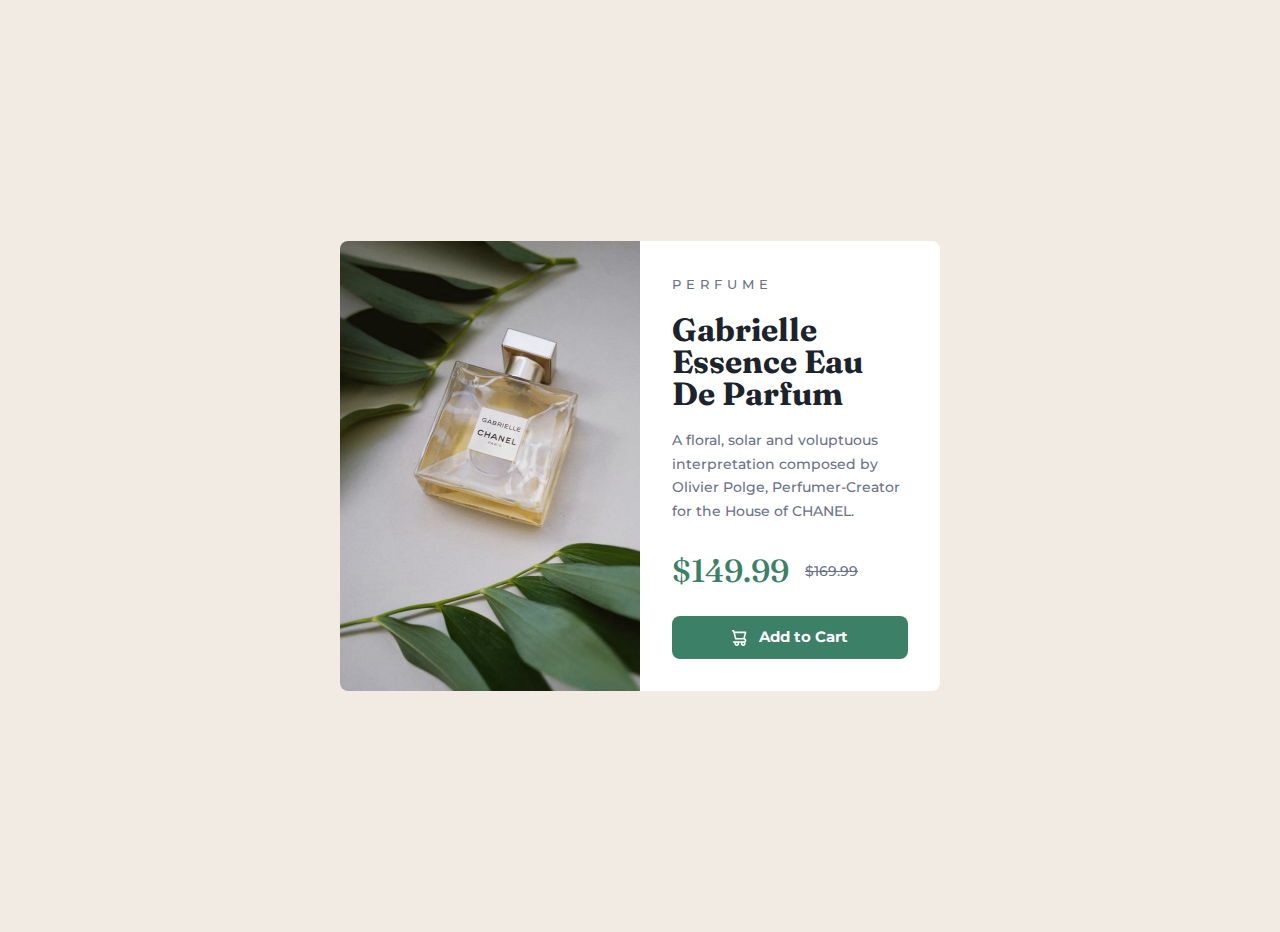
<file: index.html>
<!DOCTYPE html>
<html lang="en">

<head>
    <meta charset="UTF-8">
    <meta name="viewport" content="width=device-width, initial-scale=1.0">
    <title>Document</title>
    <!-- google fonts -->
    <link rel="preconnect" href="https://fonts.googleapis.com">
    <link rel="preconnect" href="https://fonts.gstatic.com" crossorigin>
    <link
        href="https://fonts.googleapis.com/css2?family=Fraunces:opsz,wght@9..144,700&family=Montserrat:wght@500;700&display=swap"
        rel="stylesheet">
    <!-- my css style -->
    <link rel="stylesheet" href="style.css">

</head>

<body>
    <main>
        <article class="product">
            <picture class="product__img">
                <source srcset="images/image-product-desktop.jpg" media="(min-width:600px)">
                <img src="images/image-product-mobile.jpg" alt="">
            </picture>
            <div class="product__content">

                <p class="product__category"> Perfume</p>

                <h1 class="product__title"> Gabrielle Essence Eau De Parfum</h1>

                <p>
                    A floral, solar and voluptuous interpretation composed by Olivier Polge,
                    Perfumer-Creator for the House of CHANEL.
                </p>
                <div class="flex-group">

                    <p class="product__price">
                        <span class="visually-hidden">Current price:</span>
                        $149.99
                    </p>
                    <p class="product__original-price">
                        <span class="visually-hidden">Original price:</span>
                        <s>$169.99</s>
                    </p>
                </div>

                <button class="button" data-icon="shopping-cart">
                    Add to Cart
                </button>
            </div>
        </article>
    </main>
</body>

</html>
</file>
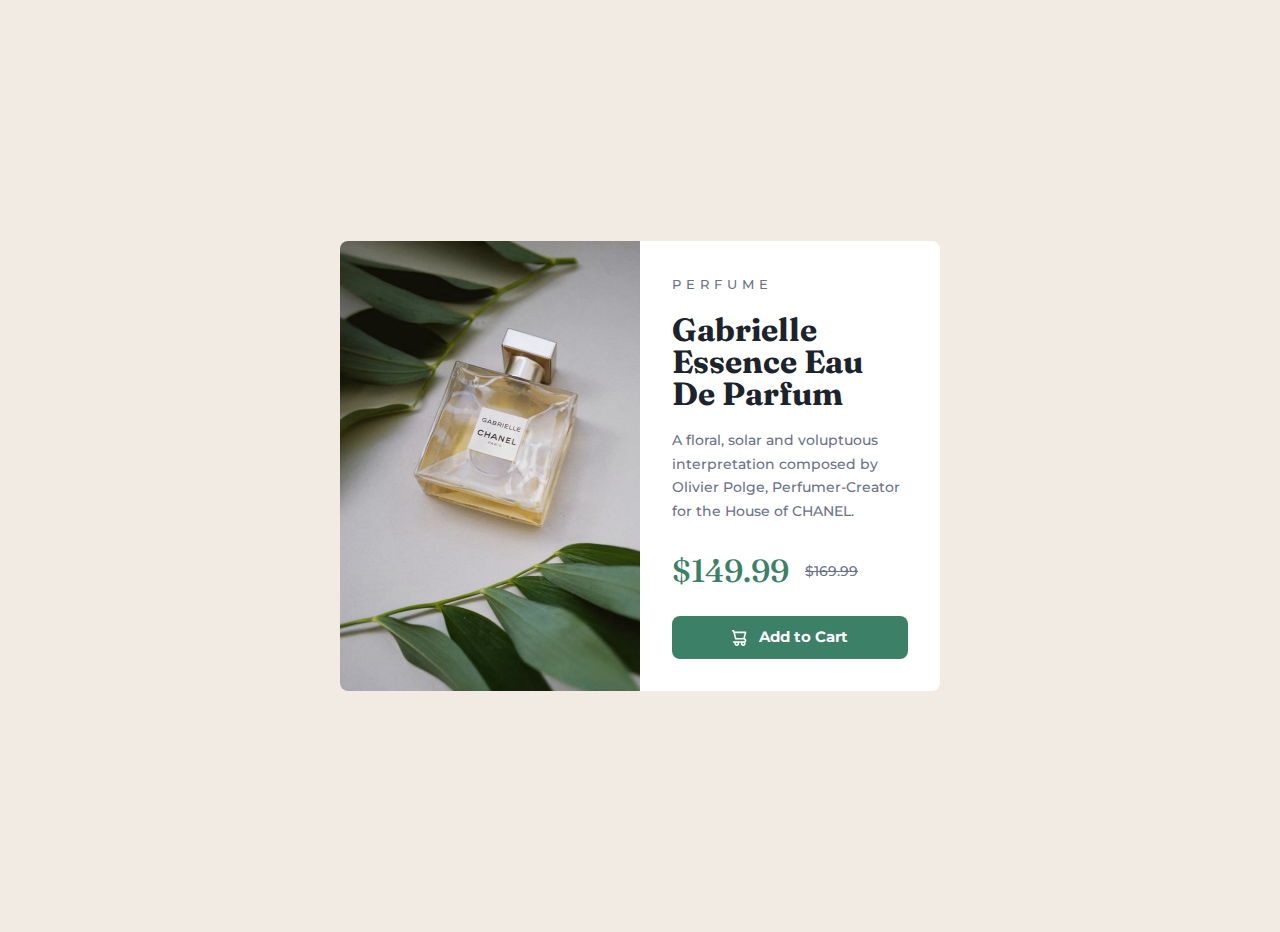
<file: code.html>
<!DOCTYPE html>
<html lang="en">

<head>
    <meta charset="UTF-8">
    <meta name="viewport" content="width=device-width, initial-scale=1.0">
    <title>Document</title>
    <!-- google fonts -->
    <link rel="preconnect" href="https://fonts.googleapis.com">
    <link rel="preconnect" href="https://fonts.gstatic.com" crossorigin>
    <link
        href="https://fonts.googleapis.com/css2?family=Fraunces:opsz,wght@9..144,700&family=Montserrat:wght@500;700&display=swap"
        rel="stylesheet">
    <!-- my css style -->
    <link rel="stylesheet" href="code.css">

</head>

<body>
    <main>
        <article class="product">
            <picture class="product__img">
                <source srcset="images/image-product-desktop.jpg" media="(min-width:600px)">
                <img src="images/image-product-mobile.jpg" alt="">
            </picture>
            <div class="product__content">

                <p class="product__category"> Perfume</p>

                <h1 class="product__title"> Gabrielle Essence Eau De Parfum</h1>

                <p>
                    A floral, solar and voluptuous interpretation composed by Olivier Polge,
                    Perfumer-Creator for the House of CHANEL.
                </p>
                <div class="flex-group">

                    <p class="product__price">
                        <span class="visually-hidden">Current price:</span>
                        $149.99
                    </p>
                    <p class="product__original-price">
                        <span class="visually-hidden">Original price:</span>
                        <s>$169.99</s>
                    </p>
                </div>

                <button class="button" data-icon="shopping-cart">
                    Add to Cart
                </button>
            </div>
        </article>
    </main>
</body>

</html>
</file>
<file: style.css>
:root {
  --clr-primary-400: hsl(158, 36%, 37%);
  --clr-primary-500: hsl(158, 36%, 20%);
  --clr-secondary-200: hsl(30, 38%, 92%);

  --clr-neutral-900: hsl(212, 21%, 14%);
  --clr-neutral-400: hsl(228, 12%, 48%);
  --clr-neutral-100: hsl(0, 0%, 100%);

  --ff-accent: "fraunces", serif;
  --ff-base: "montserrat", sans-serif;

  --fw-regular: 500;
  --fw-bold: 700;
}

/*
  1. Use a more-intuitive box-sizing model.
*/
*,
*::before,
*::after {
  box-sizing: border-box;
}
/*
    2. Remove default margin
  */
* {
  margin: 0;
}
/*
    Typographic tweaks!
    3. Add accessible line-height
    4. Improve text rendering
  */
body {
  line-height: 1.7;
  -webkit-font-smoothing: antialiased;
}
/*
    5. Improve media defaults
  */
img,
picture,
video,
canvas,
svg {
  display: block;
  max-width: 100%;
}
/*
    6. Remove built-in form typography styles
  */
input,
button,
textarea,
select {
  font: inherit;
}
/*
    7. Avoid text overflows
  */
p,
h1,
h2,
h3,
h4,
h5,
h6 {
  overflow-wrap: break-word;
}

h1,
h2,
h3 {
  line-height: 1;
}

/* General styling */

body {
  font-family: var(--ff-base);
  font-weight: var(--fw-regular);
  font-size: 0.875rem;
  color: var(--clr-neutral-400);
  background-color: var(--clr-secondary-200);

  /* for this project only  */
  display: grid;
  min-height: 100vh;
  place-content: center;
  margin: 1rem;
}

/* utilities */

.flex-group {
  display: flex;
  gap: 1rem;
  flex-wrap: wrap;
  align-items: center;
}

.visually-hidden:not(:focus):not(:active) {
  clip: rect(0 0 0 0);
  clip-path: inset(50%);
  height: 1px;
  overflow: hidden;
  position: absolute;
  white-space: nowrap;
  width: 1px;
}

/* button */

.button {
  cursor: pointer;
  text-decoration: none;
  display: inline-flex;
  gap: 0.75rem;
  justify-content: center;
  align-items: center;

  border: 0;
  border-radius: 0.5rem;
  padding: 0.5em 1.5em;
  background-color: var(--clr-primary-400);
  color: var(--clr-neutral-100);
  font-weight: var(--fw-bold);
  font-size: 0.925rem;
}

.button[data-icon="shopping-cart"]::before {
  content: "";
  background: url(/images/icon-cart.svg);
  width: 15px;
  height: 16px;
}

.button:is(:hover, :focus) {
  background-color: var(--clr-primary-500);
}

/* product styles */

.product {
  --content-padding: 1.5rem;
  --content-spacing: 1rem;

  display: grid;
  background-color: var(--clr-neutral-100);
  border-radius: 0.5rem;
  overflow: hidden;
  max-width: 600px;
}

@media (min-width: 600px) {
  .product {
    --content-padding: 2rem;
    grid-template-columns: 1fr 1fr;
  }
}

.product__content {
  display: grid;
  gap: var(--content-spacing);
  padding: var(--content-padding);
}

.product__category {
  font-size: 0.8125rem;
  letter-spacing: 5px;
  text-transform: uppercase;
}

.product__title {
  font-size: 2rem;
  font-family: var(--ff-accent);
  color: var(--clr-neutral-900);
}

.product__price {
  font-size: 2rem;
  font-family: var(--ff-accent);
  color: var(--clr-primary-400);
}
</file>
<file: code.css>
:root {
  --clr-primary-400: hsl(158, 36%, 37%);
  --clr-primary-500: hsl(158, 36%, 20%);
  --clr-secondary-200: hsl(30, 38%, 92%);

  --clr-neutral-900: hsl(212, 21%, 14%);
  --clr-neutral-400: hsl(228, 12%, 48%);
  --clr-neutral-100: hsl(0, 0%, 100%);

  --ff-accent: "fraunces", serif;
  --ff-base: "montserrat", sans-serif;

  --fw-regular: 500;
  --fw-bold: 700;
}

/*
  1. Use a more-intuitive box-sizing model.
*/
*,
*::before,
*::after {
  box-sizing: border-box;
}
/*
    2. Remove default margin
  */
* {
  margin: 0;
}
/*
    Typographic tweaks!
    3. Add accessible line-height
    4. Improve text rendering
  */
body {
  line-height: 1.7;
  -webkit-font-smoothing: antialiased;
}
/*
    5. Improve media defaults
  */
img,
picture,
video,
canvas,
svg {
  display: block;
  max-width: 100%;
}
/*
    6. Remove built-in form typography styles
  */
input,
button,
textarea,
select {
  font: inherit;
}
/*
    7. Avoid text overflows
  */
p,
h1,
h2,
h3,
h4,
h5,
h6 {
  overflow-wrap: break-word;
}

h1,
h2,
h3 {
  line-height: 1;
}

/* General styling */

body {
  font-family: var(--ff-base);
  font-weight: var(--fw-regular);
  font-size: 0.875rem;
  color: var(--clr-neutral-400);
  background-color: var(--clr-secondary-200);

  /* for this project only  */
  display: grid;
  min-height: 100vh;
  place-content: center;
  margin: 1rem;
}

/* utilities */

.flex-group {
  display: flex;
  gap: 1rem;
  flex-wrap: wrap;
  align-items: center;
}

.visually-hidden:not(:focus):not(:active) {
  clip: rect(0 0 0 0);
  clip-path: inset(50%);
  height: 1px;
  overflow: hidden;
  position: absolute;
  white-space: nowrap;
  width: 1px;
}

/* button */

.button {
  cursor: pointer;
  text-decoration: none;
  display: inline-flex;
  gap: 0.75rem;
  justify-content: center;
  align-items: center;

  border: 0;
  border-radius: 0.5rem;
  padding: 0.5em 1.5em;
  background-color: var(--clr-primary-400);
  color: var(--clr-neutral-100);
  font-weight: var(--fw-bold);
  font-size: 0.925rem;
}

.button[data-icon="shopping-cart"]::before {
  content: "";
  background: url(/images/icon-cart.svg);
  width: 15px;
  height: 16px;
}

.button:is(:hover, :focus) {
  background-color: var(--clr-primary-500);
}

/* product styles */

.product {
  --content-padding: 1.5rem;
  --content-spacing: 1rem;

  display: grid;
  background-color: var(--clr-neutral-100);
  border-radius: 0.5rem;
  overflow: hidden;
  max-width: 600px;
}

@media (min-width: 600px) {
  .product {
    --content-padding: 2rem;
    grid-template-columns: 1fr 1fr;
  }
}

.product__content {
  display: grid;
  gap: var(--content-spacing);
  padding: var(--content-padding);
}

.product__category {
  font-size: 0.8125rem;
  letter-spacing: 5px;
  text-transform: uppercase;
}

.product__title {
  font-size: 2rem;
  font-family: var(--ff-accent);
  color: var(--clr-neutral-900);
}

.product__price {
  font-size: 2rem;
  font-family: var(--ff-accent);
  color: var(--clr-primary-400);
}
</file>
